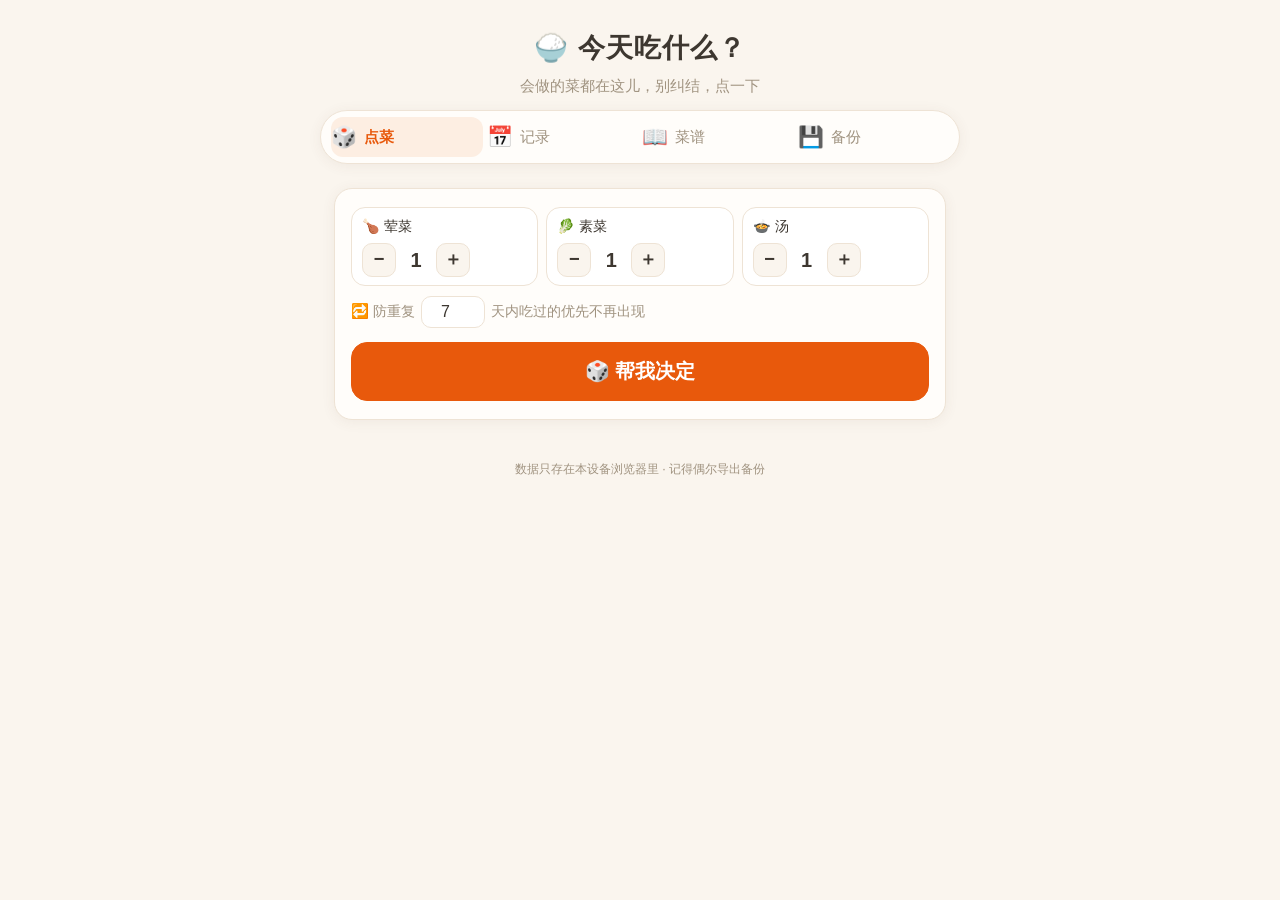
<file: index.html>
<!DOCTYPE html>
<html lang="zh-CN">
<head>
<meta charset="UTF-8">
<meta name="viewport" content="width=device-width, initial-scale=1.0, viewport-fit=cover">
<meta name="description" content="家庭点菜小工具：把会做的菜录进去，每天随机生成今天吃什么">
<meta name="theme-color" content="#e8590c">
<title>今天吃什么？</title>
<link rel="icon" href="data:image/svg+xml,%3Csvg xmlns='http://www.w3.org/2000/svg' viewBox='0 0 100 100'%3E%3Ctext y='.9em' font-size='90'%3E%F0%9F%8D%9A%3C/text%3E%3C/svg%3E">
<link rel="stylesheet" href="style.css">
</head>
<body data-page="home">

<header class="site-header">
  <h1>🍚 今天吃什么？</h1>
  <p class="subtitle">会做的菜都在这儿，别纠结，点一下</p>
</header>

<nav class="tabbar">
  <a class="tab active" href="index.html" aria-current="page"><span class="tab-icon">🎲</span><span class="tab-label">点菜</span></a>
  <a class="tab" href="history.html"><span class="tab-icon">📅</span><span class="tab-label">记录</span></a>
  <a class="tab" href="dishes.html"><span class="tab-icon">📖</span><span class="tab-label">菜谱</span></a>
  <a class="tab" href="backup.html"><span class="tab-icon">💾</span><span class="tab-label">备份</span></a>
</nav>

<main>

  <!-- 随机点菜 -->
  <section class="card">
    <div class="settings">
      <div class="settings-grid" id="steppers">
        <div class="stepper" data-cat="hun">
          <span class="stepper-label">🍗 荤菜</span>
          <div class="step-ctrl">
            <button class="step-btn" type="button" data-dir="-1" aria-label="荤菜减一">−</button>
            <span class="step-num">1</span>
            <button class="step-btn" type="button" data-dir="1" aria-label="荤菜加一">＋</button>
          </div>
        </div>
        <div class="stepper" data-cat="su">
          <span class="stepper-label">🥬 素菜</span>
          <div class="step-ctrl">
            <button class="step-btn" type="button" data-dir="-1" aria-label="素菜减一">−</button>
            <span class="step-num">1</span>
            <button class="step-btn" type="button" data-dir="1" aria-label="素菜加一">＋</button>
          </div>
        </div>
        <div class="stepper" data-cat="tang">
          <span class="stepper-label">🍲 汤</span>
          <div class="step-ctrl">
            <button class="step-btn" type="button" data-dir="-1" aria-label="汤减一">−</button>
            <span class="step-num">1</span>
            <button class="step-btn" type="button" data-dir="1" aria-label="汤加一">＋</button>
          </div>
        </div>
      </div>
      <div class="days-row">
        <label for="no-repeat-days">🔁 防重复</label>
        <input type="number" id="no-repeat-days" min="0" max="30" step="1" value="7">
        <span>天内吃过的优先不再出现</span>
      </div>
    </div>

    <button id="btn-generate" class="btn btn-primary btn-big">🎲 帮我决定</button>

    <div id="result" class="result hidden"></div>
  </section>

</main>

<footer class="site-footer">数据只存在本设备浏览器里 · 记得偶尔导出备份</footer>

<div id="toast" class="toast" role="status"></div>

<script src="app.js"></script>
</body>
</html>
</file>
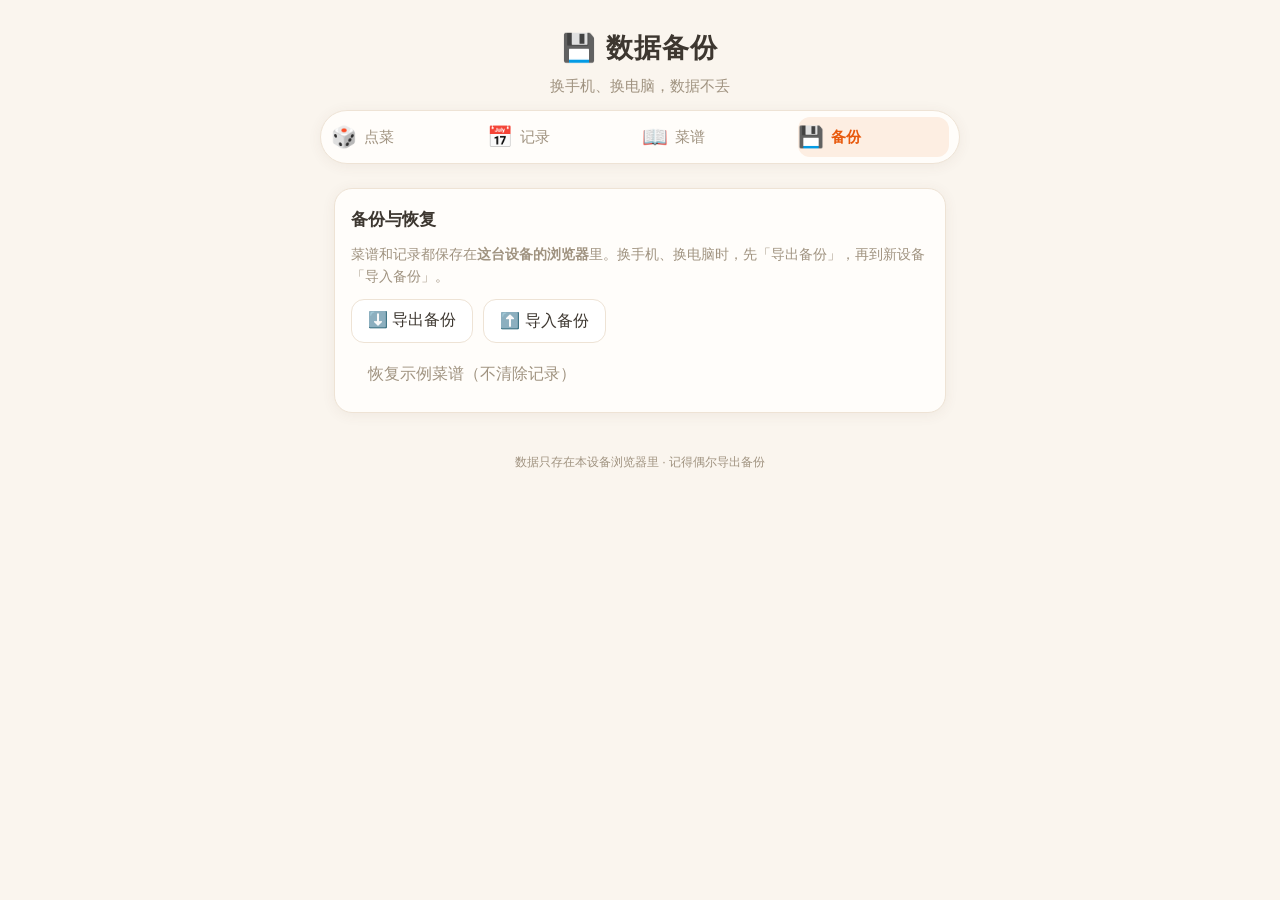
<file: backup.html>
<!DOCTYPE html>
<html lang="zh-CN">
<head>
<meta charset="UTF-8">
<meta name="viewport" content="width=device-width, initial-scale=1.0, viewport-fit=cover">
<meta name="description" content="数据备份：导出导入菜谱和记录">
<meta name="theme-color" content="#e8590c">
<title>数据备份 · 今天吃什么？</title>
<link rel="icon" href="data:image/svg+xml,%3Csvg xmlns='http://www.w3.org/2000/svg' viewBox='0 0 100 100'%3E%3Ctext y='.9em' font-size='90'%3E%F0%9F%8D%9A%3C/text%3E%3C/svg%3E">
<link rel="stylesheet" href="style.css">
</head>
<body data-page="backup">

<header class="site-header">
  <h1>💾 数据备份</h1>
  <p class="subtitle">换手机、换电脑，数据不丢</p>
</header>

<nav class="tabbar">
  <a class="tab" href="index.html"><span class="tab-icon">🎲</span><span class="tab-label">点菜</span></a>
  <a class="tab" href="history.html"><span class="tab-icon">📅</span><span class="tab-label">记录</span></a>
  <a class="tab" href="dishes.html"><span class="tab-icon">📖</span><span class="tab-label">菜谱</span></a>
  <a class="tab active" href="backup.html" aria-current="page"><span class="tab-icon">💾</span><span class="tab-label">备份</span></a>
</nav>

<main>

  <section class="card">
    <h2>备份与恢复</h2>
    <p class="muted backup-tip">菜谱和记录都保存在<b>这台设备的浏览器</b>里。换手机、换电脑时，先「导出备份」，再到新设备「导入备份」。</p>
    <div class="backup-actions">
      <button id="btn-export" class="btn">⬇️ 导出备份</button>
      <label class="btn btn-file" for="import-file">⬆️ 导入备份</label>
      <input type="file" id="import-file" accept=".json,application/json" hidden>
    </div>
    <div id="import-confirm" class="import-confirm hidden">
      <p id="import-confirm-text"></p>
      <button id="btn-import-yes" class="btn btn-primary btn-sm">确认覆盖导入</button>
      <button id="btn-import-no" class="btn btn-ghost btn-sm">取消</button>
    </div>
    <button id="btn-reset" class="btn btn-ghost btn-reset">恢复示例菜谱（不清除记录）</button>
  </section>

</main>

<footer class="site-footer">数据只存在本设备浏览器里 · 记得偶尔导出备份</footer>

<div id="toast" class="toast" role="status"></div>

<script src="app.js"></script>
</body>
</html>
</file>
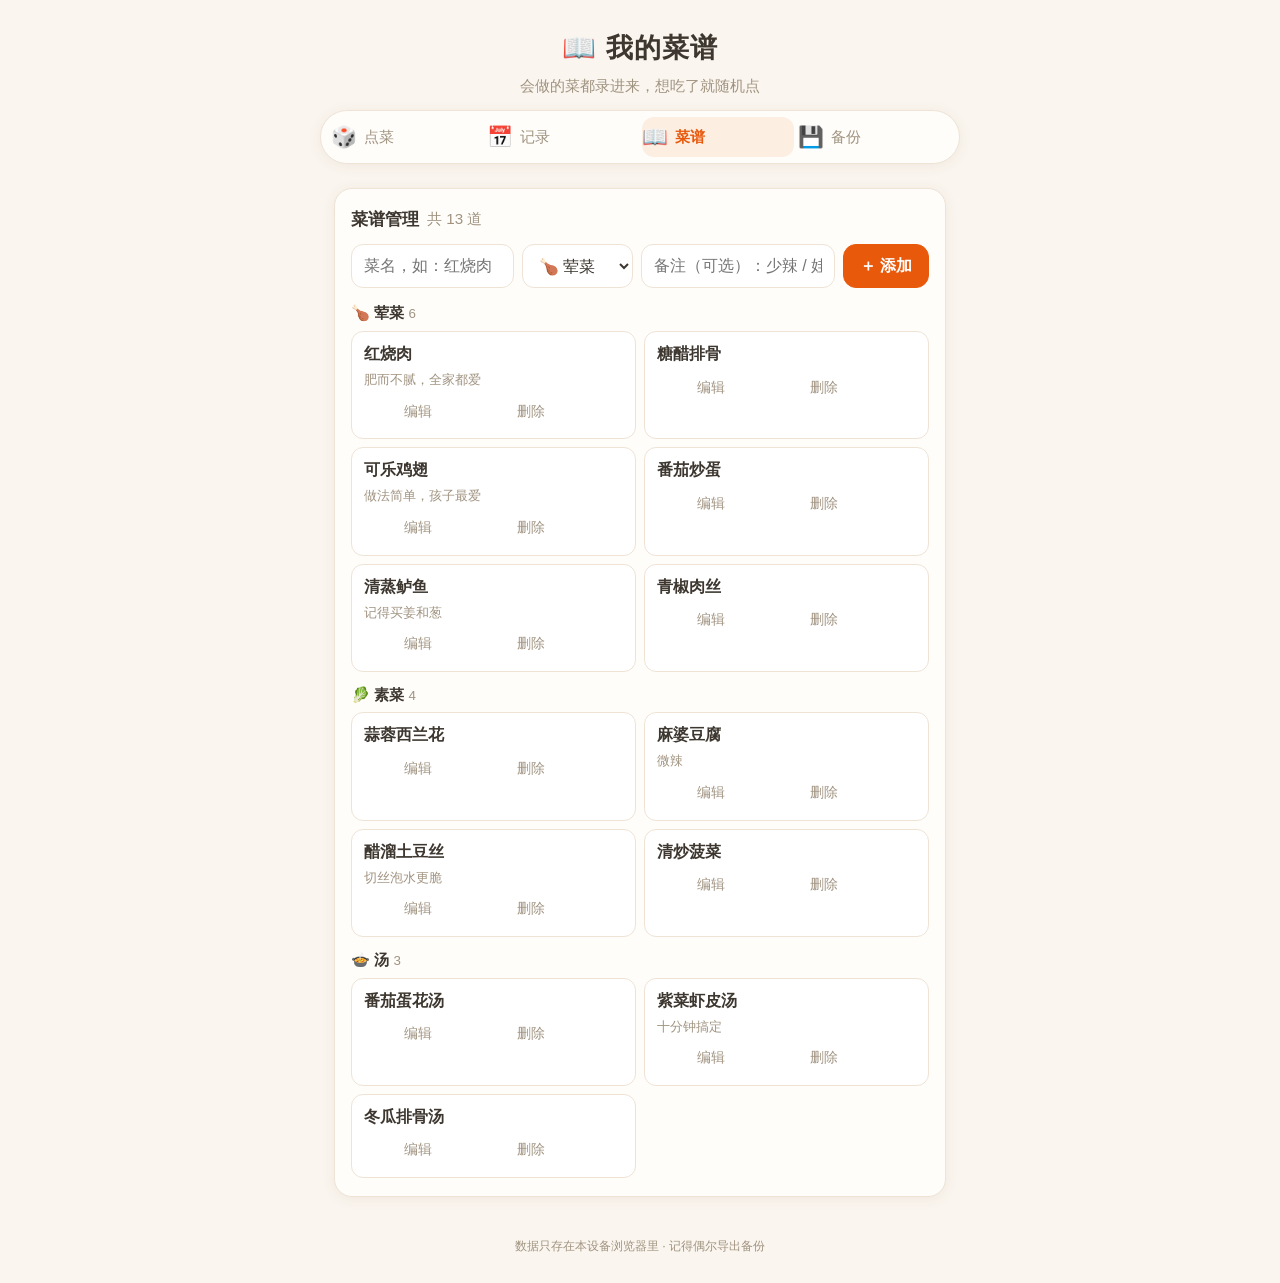
<file: dishes.html>
<!DOCTYPE html>
<html lang="zh-CN">
<head>
<meta charset="UTF-8">
<meta name="viewport" content="width=device-width, initial-scale=1.0, viewport-fit=cover">
<meta name="description" content="我的菜谱：会做的菜都在这里管理">
<meta name="theme-color" content="#e8590c">
<title>我的菜谱 · 今天吃什么？</title>
<link rel="icon" href="data:image/svg+xml,%3Csvg xmlns='http://www.w3.org/2000/svg' viewBox='0 0 100 100'%3E%3Ctext y='.9em' font-size='90'%3E%F0%9F%8D%9A%3C/text%3E%3C/svg%3E">
<link rel="stylesheet" href="style.css">
</head>
<body data-page="dishes">

<header class="site-header">
  <h1>📖 我的菜谱</h1>
  <p class="subtitle">会做的菜都录进来，想吃了就随机点</p>
</header>

<nav class="tabbar">
  <a class="tab" href="index.html"><span class="tab-icon">🎲</span><span class="tab-label">点菜</span></a>
  <a class="tab" href="history.html"><span class="tab-icon">📅</span><span class="tab-label">记录</span></a>
  <a class="tab active" href="dishes.html" aria-current="page"><span class="tab-icon">📖</span><span class="tab-label">菜谱</span></a>
  <a class="tab" href="backup.html"><span class="tab-icon">💾</span><span class="tab-label">备份</span></a>
</nav>

<main>

  <section class="card">
    <h2>菜谱管理 <span id="dish-count" class="muted"></span></h2>
    <form id="dish-form" class="dish-form">
      <input name="name" placeholder="菜名，如：红烧肉" maxlength="30" required>
      <select name="category">
        <option value="hun">🍗 荤菜</option>
        <option value="su">🥬 素菜</option>
        <option value="tang">🍲 汤</option>
      </select>
      <input name="note" placeholder="备注（可选）：少辣 / 娃爱吃…" maxlength="50">
      <button type="submit" class="btn btn-primary" id="btn-add">＋ 添加</button>
    </form>
    <div id="dish-list"></div>
  </section>

</main>

<footer class="site-footer">数据只存在本设备浏览器里 · 记得偶尔导出备份</footer>

<div id="toast" class="toast" role="status"></div>

<script src="app.js"></script>
</body>
</html>
</file>
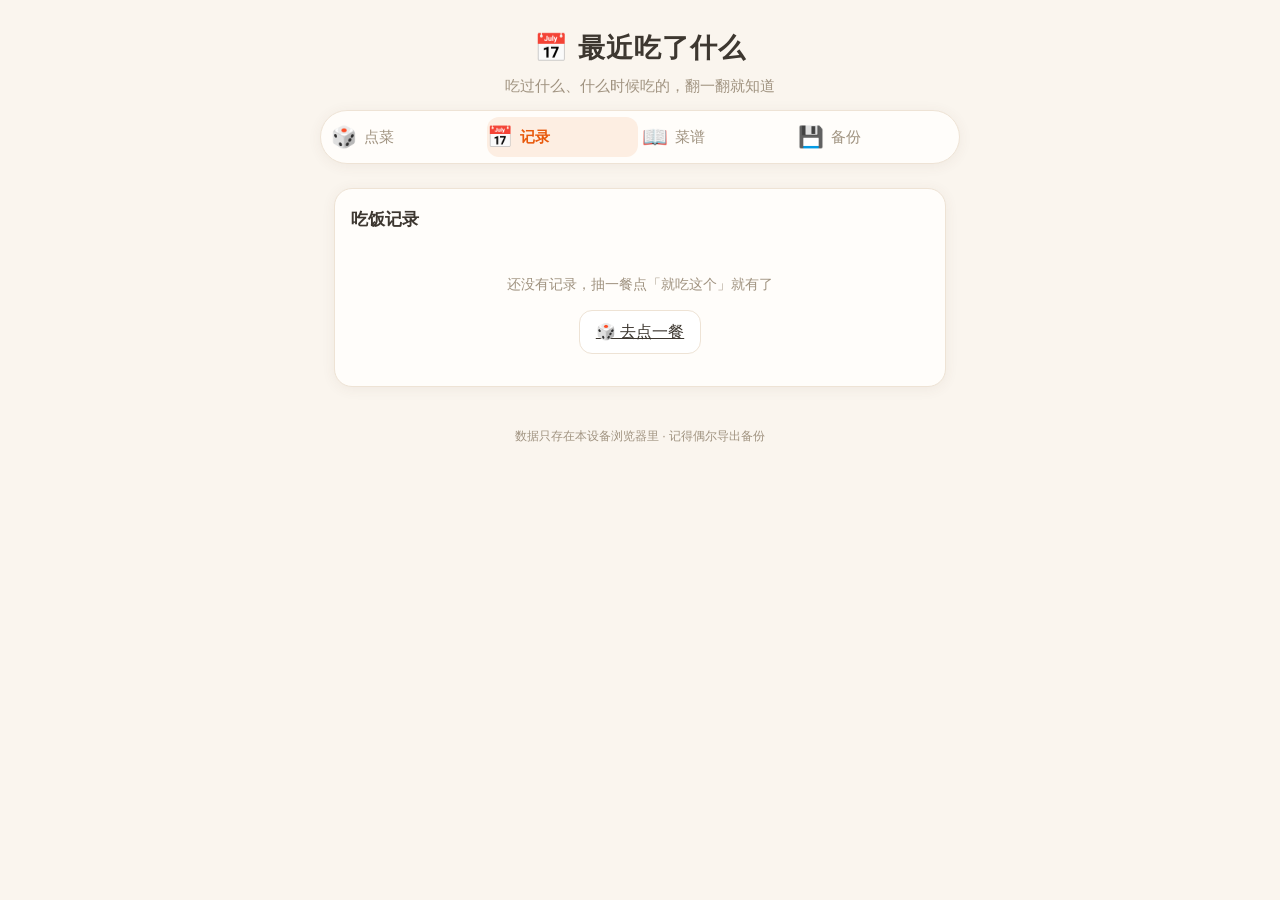
<file: history.html>
<!DOCTYPE html>
<html lang="zh-CN">
<head>
<meta charset="UTF-8">
<meta name="viewport" content="width=device-width, initial-scale=1.0, viewport-fit=cover">
<meta name="description" content="最近吃了什么：点菜记录一清二楚">
<meta name="theme-color" content="#e8590c">
<title>最近吃了什么 · 今天吃什么？</title>
<link rel="icon" href="data:image/svg+xml,%3Csvg xmlns='http://www.w3.org/2000/svg' viewBox='0 0 100 100'%3E%3Ctext y='.9em' font-size='90'%3E%F0%9F%8D%9A%3C/text%3E%3C/svg%3E">
<link rel="stylesheet" href="style.css">
</head>
<body data-page="history">

<header class="site-header">
  <h1>📅 最近吃了什么</h1>
  <p class="subtitle">吃过什么、什么时候吃的，翻一翻就知道</p>
</header>

<nav class="tabbar">
  <a class="tab" href="index.html"><span class="tab-icon">🎲</span><span class="tab-label">点菜</span></a>
  <a class="tab active" href="history.html" aria-current="page"><span class="tab-icon">📅</span><span class="tab-label">记录</span></a>
  <a class="tab" href="dishes.html"><span class="tab-icon">📖</span><span class="tab-label">菜谱</span></a>
  <a class="tab" href="backup.html"><span class="tab-icon">💾</span><span class="tab-label">备份</span></a>
</nav>

<main>

  <section class="card">
    <h2>吃饭记录</h2>
    <ul id="history-list" class="history-list"></ul>
    <div id="history-empty" class="empty-block hidden">
      <p class="muted empty-tip">还没有记录，抽一餐点「就吃这个」就有了</p>
      <a class="btn" href="index.html">🎲 去点一餐</a>
    </div>
  </section>

</main>

<footer class="site-footer">数据只存在本设备浏览器里 · 记得偶尔导出备份</footer>

<div id="toast" class="toast" role="status"></div>

<script src="app.js"></script>
</body>
</html>
</file>
<file: style.css>
:root {
  --bg: #faf5ee;
  --card: #fffdfa;
  --ink: #3d3730;
  --muted: #a09380;
  --border: #eee3d5;
  --accent: #e8590c;
  --accent-dark: #d9480f;
  --accent-soft: #fdeee2;
  --danger: #e03131;
  --hun-c: #c92a2a;    --hun-bg: #fdecec;
  --su-c: #2b8a3e;     --su-bg: #e9f6ec;
  --tang-c: #d9860b;   --tang-bg: #fdf3df;
  --radius: 18px;
  --shadow: 0 2px 14px rgba(93, 74, 52, 0.07);
}

* { box-sizing: border-box; }
html { -webkit-text-size-adjust: 100%; }

body {
  margin: 0;
  background: var(--bg);
  color: var(--ink);
  font-family: -apple-system, BlinkMacSystemFont, "PingFang SC", "Hiragino Sans GB", "Microsoft YaHei", "Segoe UI", sans-serif;
  line-height: 1.5;
  min-height: 100vh;
}

.site-header { text-align: center; padding: 28px 16px 10px; }
.site-header h1 { margin: 0; font-size: 1.7rem; letter-spacing: 1px; }
.subtitle { margin: 6px 0 0; color: var(--muted); font-size: .95rem; }

main {
  max-width: 640px;
  margin: 0 auto;
  padding: 12px 14px 32px;
  display: flex;
  flex-direction: column;
  gap: 14px;
}

.card {
  background: var(--card);
  border: 1px solid var(--border);
  border-radius: var(--radius);
  box-shadow: var(--shadow);
  padding: 18px 16px;
}

h2 { font-size: 1.08rem; margin: 0 0 12px; display: flex; align-items: center; gap: 8px; flex-wrap: wrap; }
.muted { color: var(--muted); font-weight: normal; font-size: .88em; }
.hidden { display: none !important; }

/* ---- 搭配设置 ---- */
.settings { margin-bottom: 14px; }
.settings-grid { display: grid; grid-template-columns: 1fr 1fr; gap: 8px; }
@media (min-width: 480px) { .settings-grid { grid-template-columns: repeat(3, 1fr); } }

.stepper {
  background: #fff;
  border: 1px solid var(--border);
  border-radius: 14px;
  padding: 8px 10px;
  display: flex;
  flex-direction: column;
  gap: 6px;
}
.stepper-label { font-size: .88rem; }
.step-ctrl { display: flex; align-items: center; gap: 8px; }
.step-btn {
  width: 34px; height: 34px; border-radius: 10px; border: 1px solid var(--border);
  background: var(--bg); font-size: 1.15rem; font-weight: 700; color: var(--ink);
  cursor: pointer; line-height: 1; user-select: none; font-family: inherit;
}
.step-btn:active { transform: scale(.92); }
.step-num { font-size: 1.25rem; font-weight: 700; min-width: 1.2em; text-align: center; }

.days-row { margin-top: 10px; font-size: .9rem; color: var(--muted); display: flex; align-items: center; gap: 6px; flex-wrap: wrap; }
.days-row input {
  width: 64px; padding: 6px 8px; border: 1px solid var(--border); border-radius: 10px;
  font-size: 16px; text-align: center; background: #fff; color: var(--ink); font-family: inherit;
}

/* ---- 按钮 ---- */
.btn {
  display: inline-flex; align-items: center; justify-content: center; gap: 6px;
  min-height: 44px; padding: 8px 16px; border-radius: 13px;
  border: 1px solid var(--border); background: #fff; color: var(--ink);
  font-size: 1rem; font-family: inherit; cursor: pointer; text-align: center;
  transition: transform .06s ease, background .15s ease;
}
.btn:active { transform: scale(.97); }
.btn-primary { background: var(--accent); border-color: var(--accent); color: #fff; font-weight: 600; }
.btn-primary:active { background: var(--accent-dark); }
.btn-ghost { background: transparent; border-color: transparent; color: var(--muted); min-height: 38px; }
.btn-ghost:hover { color: var(--ink); }
.btn-sm { min-height: 34px; padding: 4px 12px; font-size: .9rem; }
.btn-big { width: 100%; font-size: 1.25rem; padding: 15px; border-radius: 16px; }
.armed { background: var(--danger) !important; border-color: var(--danger) !important; color: #fff !important; }

/* ---- 抽菜结果 ---- */
.result { margin-top: 14px; }
.dishes { display: flex; flex-direction: column; gap: 10px; }
.dish-card {
  display: flex; align-items: center; justify-content: space-between; gap: 10px;
  background: #fff; border: 1px solid var(--border); border-left-width: 5px;
  border-radius: 15px; padding: 13px 14px;
  animation: pop .3s ease both;
}
.dish-card.cat-hun    { border-left-color: var(--hun-c); }
.dish-card.cat-su     { border-left-color: var(--su-c); }
.dish-card.cat-tang   { border-left-color: var(--tang-c); }
@keyframes pop { from { opacity: 0; transform: translateY(10px) scale(.97); } }

.dish-main { display: flex; flex-direction: column; gap: 3px; min-width: 0; }
.dish-name { font-size: 1.28rem; font-weight: 700; }
.dish-note { color: var(--muted); font-size: .84rem; }
.chip { align-self: flex-start; font-size: .74rem; font-weight: 600; padding: 2px 9px; border-radius: 999px; white-space: nowrap; }
.chip-hun    { color: var(--hun-c);    background: var(--hun-bg); }
.chip-su     { color: var(--su-c);     background: var(--su-bg); }
.chip-tang   { color: var(--tang-c);   background: var(--tang-bg); }
.btn-swap { flex-shrink: 0; border: 1px dashed var(--border) !important; border-radius: 999px; }

.avoid-line { margin-top: 10px; font-size: .82rem; color: var(--muted); }
.hint {
  margin-top: 10px; font-size: .86rem; color: #8a6d3b;
  background: var(--accent-soft); border-radius: 10px; padding: 8px 12px;
}
.result-actions { display: flex; gap: 10px; margin-top: 14px; }
.result-actions .btn { flex: 1; }
.saved-flag { flex: 1; text-align: center; color: var(--su-c); font-weight: 600; padding: 10px; background: var(--su-bg); border-radius: 12px; }

/* ---- 吃过记录 ---- */
.history-list { list-style: none; margin: 0; padding: 0; display: flex; flex-direction: column; gap: 8px; }
.history-item {
  display: flex; align-items: center; gap: 8px;
  background: #fff; border: 1px solid var(--border); border-radius: 12px; padding: 10px 12px;
}
.history-info { flex: 1; min-width: 0; display: flex; flex-direction: column; }
.history-date { font-size: .78rem; color: var(--muted); }
.history-dishes { font-size: .95rem; font-weight: 500; }
.empty-tip { margin: 4px 0 0; font-size: .88rem; }
.btn-del-hist { min-height: 34px; }

/* ---- 菜谱管理 ---- */
.dish-form { display: flex; flex-wrap: wrap; gap: 8px; margin-bottom: 14px; }
.dish-form input, .dish-form select, .edit-form input, .edit-form select {
  padding: 10px 12px; border: 1px solid var(--border); border-radius: 12px;
  font-size: 16px; font-family: inherit; background: #fff; color: var(--ink);
}
.dish-form input[name="name"] { flex: 2 1 140px; min-width: 0; }
.dish-form select { flex: 1 1 100px; }
.dish-form input[name="note"] { flex: 3 1 160px; min-width: 0; }
.dish-form button { flex: 1 1 100%; }
@media (min-width: 560px) { .dish-form button { flex: 0 0 auto; } }

.dish-group { margin-bottom: 10px; }
.dish-group:last-child { margin-bottom: 0; }
.group-title { font-size: .95rem; margin: 12px 0 6px; }
.dish-rows { list-style: none; margin: 0; padding: 0; display: grid; grid-template-columns: 1fr 1fr; gap: 8px; }
.dish-row {
  display: flex; flex-direction: column; gap: 4px; min-width: 0;
  background: #fff; border: 1px solid var(--border); border-radius: 12px; padding: 10px 12px;
}
.dish-row.editing { grid-column: 1 / -1; }
.dish-name-s { font-weight: 600; overflow: hidden; text-overflow: ellipsis; white-space: nowrap; }
.dish-row .dish-note {
  display: block; max-width: 100%;
  overflow: hidden; text-overflow: ellipsis; white-space: nowrap;
}
.dish-ops { display: flex; gap: 6px; width: 100%; }
.dish-ops .btn-sm { flex: 1; min-height: 34px; padding: 4px 6px; }
@media (min-width: 640px) { .dish-ops { max-width: 220px; } }

.edit-form { display: flex; flex-wrap: wrap; gap: 8px; width: 100%; align-items: center; }
.edit-form input[name="name"] { flex: 2 1 130px; }
.edit-form select { flex: 1 1 96px; }
.edit-form input[name="note"] { flex: 3 1 140px; }
.edit-ops { display: flex; gap: 6px; }

/* ---- 数据备份 ---- */
.backup-tip { font-size: .88rem; margin: 0 0 12px; }
.backup-actions { display: flex; flex-wrap: wrap; gap: 10px; }
.btn-file { cursor: pointer; }
.import-confirm { margin-top: 12px; background: var(--hun-bg); border-radius: 12px; padding: 12px; }
.import-confirm p { margin: 0 0 10px; font-size: .9rem; color: var(--hun-c); }
.import-confirm .btn { margin-right: 8px; }
.btn-reset { margin-top: 12px; }

/* ---- 页脚 / 提示 ---- */
.site-footer { text-align: center; color: var(--muted); font-size: .78rem; padding: 8px 16px 28px; }
.toast {
  position: fixed; left: 50%; bottom: 28px; transform: translateX(-50%) translateY(20px);
  background: rgba(51, 44, 36, .92); color: #fff; padding: 10px 20px; border-radius: 999px;
  font-size: .92rem; opacity: 0; pointer-events: none; transition: all .25s ease; z-index: 99;
  max-width: 86vw; text-align: center;
}
.toast.show { opacity: 1; transform: translateX(-50%) translateY(0); }

/* ---- 底部标签栏（多页面导航）---- */
.tabbar {
  position: fixed; left: 0; right: 0; bottom: 0; z-index: 50;
  display: flex; gap: 4px;
  background: rgba(255, 253, 250, .96);
  backdrop-filter: blur(8px); -webkit-backdrop-filter: blur(8px);
  border-top: 1px solid var(--border);
  padding: 6px 10px calc(8px + env(safe-area-inset-bottom));
}
.tab {
  flex: 1; display: flex; flex-direction: column; align-items: center; gap: 2px;
  padding: 5px 0 3px; border-radius: 12px;
  text-decoration: none; color: var(--muted); font-size: .72rem; font-family: inherit;
}
.tab-icon { font-size: 1.3rem; line-height: 1.15; }
.tab.active { color: var(--accent); font-weight: 700; background: var(--accent-soft); }

body { padding-bottom: calc(78px + env(safe-area-inset-bottom)); }

@media (min-width: 640px) {
  body { padding-bottom: 0; }
  .tabbar {
    position: static; max-width: 640px; margin: 2px auto 12px;
    border: 1px solid var(--border); border-radius: 999px;
    background: var(--card); box-shadow: var(--shadow);
    padding: 6px 10px;
  }
  .tab { flex-direction: row; gap: 7px; font-size: .92rem; padding: 8px 0; }
}

/* toast 位置让位给标签栏 */
.toast { bottom: calc(94px + env(safe-area-inset-bottom)); }
@media (min-width: 640px) { .toast { bottom: 28px; } }

a.saved-flag { text-decoration: none; }

/* 空状态 */
.empty-block {
  display: flex; flex-direction: column; align-items: center; gap: 14px;
  text-align: center; padding: 26px 0 14px;
}
</file>
